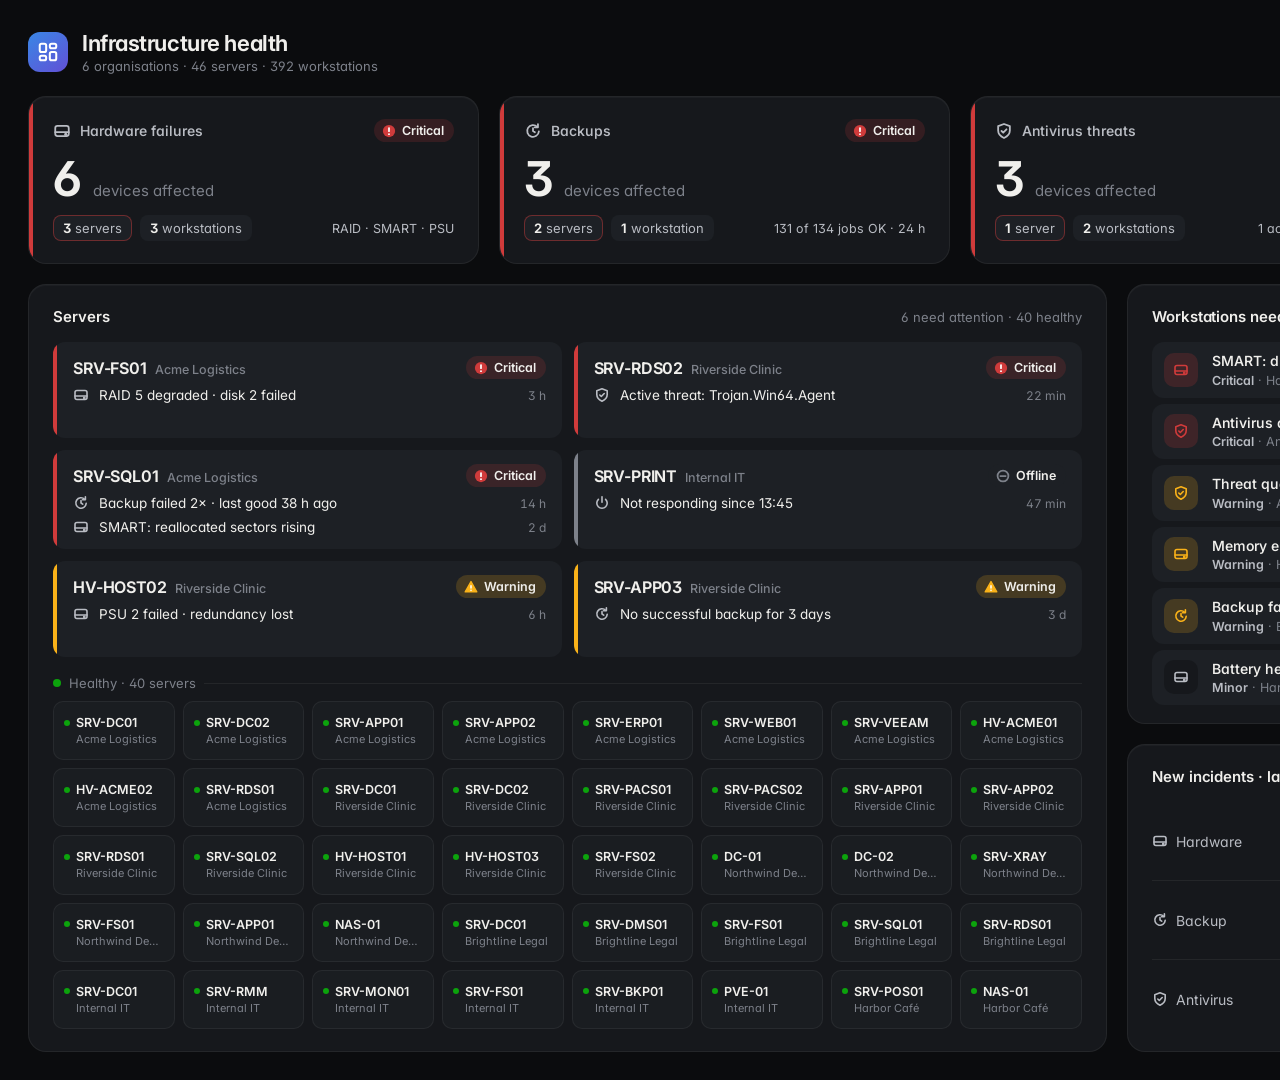
<file: docs/mockup/index.html>
<!doctype html>
<html lang="en">
<head>
<meta charset="utf-8">
<meta name="viewport" content="width=device-width, initial-scale=1">
<title>NinjaDash Mockup</title>
<link rel="preconnect" href="https://fonts.googleapis.com">
<link rel="preconnect" href="https://fonts.gstatic.com" crossorigin>
<link href="https://fonts.googleapis.com/css2?family=Inter:wght@400;500;600;700&display=swap" rel="stylesheet">
<style>
/* ---------- Tokens: dark (evening) is the default; light during office hours ---------- */
:root {
  color-scheme: dark;
  --page: #0b0c0e;
  --card: #16181c;
  --card-raised: #1d2025;
  --card-ok: #1a1d21;
  --border: rgba(255,255,255,0.06);
  --text-1: #f0efec;
  --text-2: #b9bcc3;
  --text-3: #7d818a;
  --grid: #24272d;
  --axis: #34373e;
  --accent: #3987e5;
  --accent-track: #1c2a3d;
  --good: #0ca30c; --warning: #fab219; --serious: #ec835a; --critical: #d03b3b; --offline: #7d818a;
  --shadow: 0 1px 0 rgba(255,255,255,0.03) inset;
}
:root[data-theme="light"] {
  color-scheme: light;
  --page: #f3f3f0;
  --card: #ffffff;
  --card-raised: #f6f6f3;
  --card-ok: #f8f8f6;
  --border: rgba(11,11,11,0.08);
  --text-1: #0b0b0b;
  --text-2: #52514e;
  --text-3: #898781;
  --grid: #ecebe6;
  --axis: #c3c2b7;
  --accent: #2a78d6;
  --accent-track: #dde9f8;
  --offline: #898781;
  --shadow: 0 1px 2px rgba(11,11,11,0.04);
}

* { box-sizing: border-box; margin: 0; }
html, body { background: var(--page); }
body {
  font-family: Inter, system-ui, -apple-system, "Segoe UI", sans-serif;
  color: var(--text-1);
  -webkit-font-smoothing: antialiased;
  font-feature-settings: "cv11", "ss01";
}

/* ---------- Frame: fixed 1920x1080 kiosk canvas ---------- */
.screen {
  width: 1920px; height: 1080px; padding: 28px;
  display: grid; gap: 20px;
  grid-template-columns: repeat(12, minmax(0, 1fr));
  grid-template-rows: 48px 168px 440px minmax(0, 1fr);
}
.card {
  background: var(--card);
  border: 1px solid var(--border);
  border-radius: 18px;
  padding: 22px 24px;
  box-shadow: var(--shadow);
  min-width: 0; min-height: 0;
  display: flex; flex-direction: column;
}
.card-head { display: flex; align-items: baseline; justify-content: space-between; margin-bottom: 16px; gap: 12px; }
.card-title { font-size: 15px; font-weight: 600; letter-spacing: -0.005em; }
.card-sub { font-size: 13px; color: var(--text-3); }

/* ---------- Header ---------- */
header { grid-column: 1 / -1; display: flex; align-items: center; justify-content: space-between; }
.brand { display: flex; align-items: center; gap: 14px; }
.logo { width: 40px; height: 40px; border-radius: 12px; background: linear-gradient(140deg, #3987e5 0%, #6250d6 100%); display: grid; place-items: center; }
.brand h1 { font-size: 22px; font-weight: 650; letter-spacing: -0.02em; }
.brand p { font-size: 13px; color: var(--text-3); margin-top: 2px; }
.header-right { display: flex; align-items: center; gap: 28px; }
.sync { display: flex; align-items: center; gap: 8px; font-size: 13px; color: var(--text-2);
  padding: 8px 14px; border-radius: 999px; background: var(--card); border: 1px solid var(--border); }
.sync .dot { width: 8px; height: 8px; border-radius: 50%; background: var(--good); box-shadow: 0 0 0 4px rgba(12,163,12,0.18); }
.clock { text-align: right; }
.clock .time { font-size: 28px; font-weight: 600; letter-spacing: -0.02em; line-height: 1; }
.clock .date { font-size: 13px; color: var(--text-3); margin-top: 4px; }

/* ---------- Pillar tiles (hardware / backup / antivirus) ---------- */
.pillar { grid-column: span 3; justify-content: space-between; position: relative; overflow: hidden; }
.pillar::before { content: ""; position: absolute; left: 0; top: 0; bottom: 0; width: 4px; background: var(--state); }
.pillar .top { display: flex; align-items: center; justify-content: space-between; }
.pillar .label { font-size: 14px; color: var(--text-2); font-weight: 550; display: flex; align-items: center; gap: 9px; }
.pillar .label svg { color: var(--text-2); }
.pillar .mid { display: flex; align-items: baseline; gap: 12px; }
.pillar .value { font-size: 48px; font-weight: 650; letter-spacing: -0.03em; line-height: 1; }
.pillar .unit { font-size: 15px; color: var(--text-3); }
.split { display: flex; gap: 8px; font-size: 13px; }
.split span { padding: 5px 10px; border-radius: 8px; background: var(--card-raised); color: var(--text-2); }
.split b { color: var(--text-1); font-weight: 650; }
.split .srv { box-shadow: inset 0 0 0 1px color-mix(in srgb, var(--state) 45%, transparent); }
.note { font-size: 12.5px; color: var(--text-3); margin-left: auto; align-self: center; }

.chip { display: inline-flex; align-items: center; gap: 6px; padding: 4px 10px 4px 8px; border-radius: 999px;
  font-size: 12.5px; font-weight: 600; white-space: nowrap; }
.chip.critical { background: color-mix(in srgb, var(--critical) 16%, transparent); color: var(--text-1); }
.chip.warning  { background: color-mix(in srgb, var(--warning) 18%, transparent); color: var(--text-1); }
.chip.ok       { background: color-mix(in srgb, var(--good) 16%, transparent); color: var(--text-1); }
.chip.offline  { background: var(--card-raised); color: var(--text-1); }
.chip .ic { display: inline-flex; }
.chip.critical .ic { color: var(--critical); } .chip.warning .ic { color: var(--warning); }
.chip.ok .ic { color: var(--good); } .chip.offline .ic { color: var(--offline); }
:root[data-theme="light"] .chip.warning .ic { color: #b07a00; }

/* Online tile */
.online { grid-column: span 3; justify-content: space-between; }
.online .label { font-size: 14px; color: var(--text-2); font-weight: 550; }
.orow { display: grid; grid-template-columns: 1fr auto; gap: 6px 12px; align-items: baseline; }
.orow .k { font-size: 13px; color: var(--text-2); }
.orow .v { font-size: 22px; font-weight: 650; letter-spacing: -0.02em; }
.orow .v small { font-size: 13px; color: var(--text-3); font-weight: 500; margin-left: 2px; letter-spacing: 0; }
.orow .meter { grid-column: 1 / -1; height: 6px; border-radius: 999px; background: var(--accent-track); overflow: hidden; }
.orow .meter > div { height: 100%; border-radius: 999px; background: var(--accent); }

/* ---------- Server wall ---------- */
.servers { grid-column: span 7; grid-row: span 2; }
.affected { display: grid; grid-template-columns: 1fr 1fr; gap: 12px; }
.srv-card { position: relative; border-radius: 12px; background: var(--card-raised); padding: 14px 16px 14px 20px; min-height: 96px; overflow: hidden; }
.srv-card::before { content: ""; position: absolute; left: 0; top: 0; bottom: 0; width: 4px; background: var(--state); }
.srv-card .hd { display: flex; align-items: center; justify-content: space-between; gap: 10px; }
.srv-card .nm { font-size: 16px; font-weight: 650; letter-spacing: -0.01em; }
.srv-card .org { font-size: 12.5px; color: var(--text-3); margin-left: 8px; font-weight: 500; }
.issue { display: grid; grid-template-columns: 18px 1fr auto; gap: 8px; align-items: center; font-size: 13.5px; margin-top: 8px; color: var(--text-1); }
.issue svg { color: var(--text-2); }
.issue .since { font-size: 12px; color: var(--text-3); font-variant-numeric: tabular-nums; }
.section-label { display: flex; align-items: center; gap: 8px; font-size: 13px; color: var(--text-3); margin: 18px 0 10px; }
.section-label::after { content: ""; flex: 1; height: 1px; background: var(--border); }
.section-label i { width: 8px; height: 8px; border-radius: 50%; background: var(--good); display: inline-block; }
.healthy { flex: 1; display: grid; grid-template-columns: repeat(8, minmax(0, 1fr)); grid-auto-rows: 1fr; gap: 8px; }
.ok-tile { display: flex; flex-direction: column; justify-content: center; }
.ok-tile { border-radius: 10px; background: var(--card-ok); border: 1px solid var(--border); padding: 7px 10px; min-width: 0; }
.ok-tile .n { font-size: 12.5px; font-weight: 600; display: flex; align-items: center; gap: 6px; white-space: nowrap; overflow: hidden; text-overflow: ellipsis; }
.ok-tile .n i { width: 6px; height: 6px; border-radius: 50%; background: var(--good); flex: none; }
.ok-tile .o { font-size: 11px; color: var(--text-3); margin-top: 2px; white-space: nowrap; overflow: hidden; text-overflow: ellipsis; padding-left: 12px; }

/* ---------- Workstations ---------- */
.clients { grid-column: span 5; }
.list { display: flex; flex-direction: column; gap: 6px; }
.item { display: grid; grid-template-columns: 34px 1fr auto; gap: 14px; align-items: center; padding: 10px 12px; border-radius: 12px; background: var(--card-raised); }
.item .t { font-size: 14px; font-weight: 550; line-height: 1.25; }
.item .m { font-size: 12.5px; color: var(--text-3); margin-top: 3px; white-space: nowrap; overflow: hidden; text-overflow: ellipsis; }
.item .ago { font-size: 12px; color: var(--text-3); white-space: nowrap; }
.sev { width: 34px; height: 34px; border-radius: 10px; display: grid; place-items: center; }
.sev.critical { background: color-mix(in srgb, var(--critical) 18%, transparent); color: var(--critical); }
.sev.warning  { background: color-mix(in srgb, var(--warning) 18%, transparent); color: var(--warning); }
.sev.minor    { background: var(--card); color: var(--text-2); }
:root[data-theme="light"] .sev.warning { color: #b07a00; }
.sevword { font-weight: 600; color: var(--text-2); }

/* ---------- 14-day trend: small multiples ---------- */
.trend { grid-column: span 5; }
.trend .rows { flex: 1; display: flex; flex-direction: column; justify-content: space-around; }
.trow { display: grid; grid-template-columns: 120px 1fr 64px; gap: 16px; align-items: center; padding: 8px 0; border-top: 1px solid var(--border); }
.trow.first { border-top: 0; }
.trow .k { font-size: 14px; color: var(--text-2); display: flex; align-items: center; gap: 8px; }
.trow .tot { text-align: right; font-size: 20px; font-weight: 650; letter-spacing: -0.02em; }
.trow .tot small { display: block; font-size: 11.5px; color: var(--text-3); font-weight: 500; letter-spacing: 0; }
.tick { fill: var(--text-3); font-size: 11px; font-variant-numeric: tabular-nums; }
svg text { font-family: inherit; }
</style>
</head>
<body>
<div class="screen" id="screen"></div>

<script>
/* Sample data shaped like the planned backend /api/summary response. All names are made up. */
const DATA = {
  syncedSecondsAgo: 18, orgs: 6,
  online: { servers: [45, 46], workstations: [356, 392] },
  pillars: {
    hardware:  { state: "critical", servers: 3, workstations: 3, note: "RAID · SMART · PSU" },
    backup:    { state: "critical", servers: 2, workstations: 1, note: "131 of 134 jobs OK · 24 h" },
    antivirus: { state: "critical", servers: 1, workstations: 2, note: "1 active · 1 quarantined" }
  },
  // Servers with at least one problem; the backend sorts by worst severity, then age.
  affectedServers: [
    { n: "SRV-FS01",  o: "Acme Logistics",   state: "critical", issues: [
        { c: "hardware", t: "RAID 5 degraded · disk 2 failed", since: "3 h" } ] },
    { n: "SRV-RDS02", o: "Riverside Clinic", state: "critical", issues: [
        { c: "antivirus", t: "Active threat: Trojan.Win64.Agent", since: "22 min" } ] },
    { n: "SRV-SQL01", o: "Acme Logistics",   state: "critical", issues: [
        { c: "backup",   t: "Backup failed 2× · last good 38 h ago", since: "14 h" },
        { c: "hardware", t: "SMART: reallocated sectors rising", since: "2 d" } ] },
    { n: "SRV-PRINT", o: "Internal IT",      state: "offline", issues: [
        { c: "offline",  t: "Not responding since 13:45", since: "47 min" } ] },
    { n: "HV-HOST02", o: "Riverside Clinic", state: "warning", issues: [
        { c: "hardware", t: "PSU 2 failed · redundancy lost", since: "6 h" } ] },
    { n: "SRV-APP03", o: "Riverside Clinic", state: "warning", issues: [
        { c: "backup",   t: "No successful backup for 3 days", since: "3 d" } ] }
  ],
  healthyServers: {
    "Acme Logistics":   ["SRV-DC01","SRV-DC02","SRV-APP01","SRV-APP02","SRV-ERP01","SRV-WEB01","SRV-VEEAM","HV-ACME01","HV-ACME02","SRV-RDS01"],
    "Riverside Clinic": ["SRV-DC01","SRV-DC02","SRV-PACS01","SRV-PACS02","SRV-APP01","SRV-APP02","SRV-RDS01","SRV-SQL02","HV-HOST01","HV-HOST03","SRV-FS02"],
    "Northwind Dental": ["DC-01","DC-02","SRV-XRAY","SRV-FS01","SRV-APP01","NAS-01"],
    "Brightline Legal": ["SRV-DC01","SRV-DMS01","SRV-FS01","SRV-SQL01","SRV-RDS01"],
    "Internal IT":      ["SRV-DC01","SRV-RMM","SRV-MON01","SRV-FS01","SRV-BKP01","PVE-01"],
    "Harbor Café":      ["SRV-POS01","NAS-01"]
  },
  workstations: [
    { sev: "critical", c: "hardware",  t: "SMART: drive failure predicted",   d: "WS-114",       o: "Riverside Clinic", ago: "2 h" },
    { sev: "critical", c: "antivirus", t: "Antivirus disabled",               d: "LT-SALES-07",  o: "Acme Logistics",   ago: "1 d" },
    { sev: "warning",  c: "antivirus", t: "Threat quarantined: PUA.Bundler",  d: "WS-RECEPTION", o: "Harbor Café",      ago: "3 h" },
    { sev: "warning",  c: "hardware",  t: "Memory errors logged (WHEA)",      d: "WS-022",       o: "Brightline Legal", ago: "5 h" },
    { sev: "warning",  c: "backup",    t: "Backup failed",                    d: "WS-PRAXIS-03", o: "Northwind Dental", ago: "14 h" },
    { sev: "minor",    c: "hardware",  t: "Battery health 41 %",              d: "LT-JLEE",      o: "Brightline Legal", ago: "6 d" }
  ],
  // incidents opened per day, oldest first (14 days)
  trend: {
    hardware:  [1,0,2,1,0,0,1,3,1,0,2,1,2,3],
    backup:    [0,1,0,0,2,0,0,1,0,0,1,0,2,1],
    antivirus: [0,0,1,0,0,0,0,0,1,0,0,0,1,2]
  }
};

const theme = new URLSearchParams(location.search).get("theme");
if (theme) document.documentElement.dataset.theme = theme;

const svg = (p, s = 16) => `<svg width="${s}" height="${s}" viewBox="0 0 16 16" fill="none" stroke="currentColor" stroke-width="1.6" stroke-linecap="round" stroke-linejoin="round">${p}</svg>`;
const CAT = {
  hardware:  svg('<rect x="2" y="3.5" width="12" height="9" rx="2"/><path d="M2 9h12"/><circle cx="11.3" cy="11" r=".6" fill="currentColor"/>'),
  backup:    svg('<path d="M13.2 8.4A5.2 5.2 0 1 1 11.7 4.3"/><path d="M12.4 1.8v2.9H9.5"/><path d="M8 5.5V8l1.7 1.2"/>'),
  antivirus: svg('<path d="M8 1.8 13.2 3.7v3.9c0 3-2.2 5.3-5.2 6.6-3-1.3-5.2-3.6-5.2-6.6V3.7z"/><path d="M5.8 8l1.5 1.5 2.9-3"/>'),
  offline:   svg('<path d="M8 1.8v5.4"/><path d="M4.4 4.3a5.2 5.2 0 1 0 7.2 0"/>')
};
const CATNAME = { hardware: "Hardware", backup: "Backup", antivirus: "Antivirus" };
const SEV = {
  critical: '<svg width="14" height="14" viewBox="0 0 16 16"><circle cx="8" cy="8" r="7" fill="currentColor"/><rect x="7" y="3.6" width="2" height="5.6" rx="1" fill="#fff"/><circle cx="8" cy="11.6" r="1.1" fill="#fff"/></svg>',
  warning:  '<svg width="14" height="14" viewBox="0 0 16 16"><path d="M8 1.8 14.6 13.6H1.4z" fill="currentColor" stroke="currentColor" stroke-width="1.6" stroke-linejoin="round"/><rect x="7.1" y="5.6" width="1.8" height="4.4" rx=".9" fill="#fff"/><circle cx="8" cy="11.8" r=".95" fill="#fff"/></svg>',
  ok:       '<svg width="14" height="14" viewBox="0 0 16 16"><circle cx="8" cy="8" r="7" fill="currentColor"/><path d="M5 8.2l2 2 4-4.2" stroke="#fff" stroke-width="1.8" fill="none" stroke-linecap="round" stroke-linejoin="round"/></svg>',
  offline:  '<svg width="14" height="14" viewBox="0 0 16 16"><circle cx="8" cy="8" r="6.2" fill="none" stroke="currentColor" stroke-width="2"/><path d="M5 8h6" stroke="currentColor" stroke-width="2" stroke-linecap="round"/></svg>'
};
const WORD = { critical: "Critical", warning: "Warning", ok: "All clear", offline: "Offline", minor: "Minor" };
const STATEVAR = { critical: "var(--critical)", warning: "var(--warning)", ok: "var(--good)", offline: "var(--offline)" };
const plural = (n, w) => n === 1 ? w : w + "s";
const chip = s => `<span class="chip ${s}"><span class="ic">${SEV[s]}</span>${WORD[s]}</span>`;

function columns(values, w, h) {
  const n = values.length, slot = w / n, bw = Math.min(14, slot - 6), top = 14, base = h - 2;
  const max = 4, y = v => base - v / max * (base - top);
  let s = `<svg width="${w}" height="${h}">`;
  s += `<line x1="0" x2="${w}" y1="${base}" y2="${base}" stroke="var(--axis)"/>`;
  values.forEach((v, i) => {
    const x0 = slot * i + (slot - bw) / 2, last = i === n - 1;
    const fill = last ? "var(--accent)" : "color-mix(in srgb, var(--accent) 45%, var(--card))";
    if (v > 0) {
      const y1 = y(v), r = Math.min(3, (base - y1) / 2);
      s += `<path d="M${x0},${base} V${y1 + r} Q${x0},${y1} ${x0 + r},${y1} H${x0 + bw - r} Q${x0 + bw},${y1} ${x0 + bw},${y1 + r} V${base} Z" fill="${fill}"/>`;
    }
    if (last) s += `<text x="${x0 + bw / 2}" y="${y(v) - 4}" text-anchor="middle" style="fill:var(--text-1);font-size:11px;font-weight:600">${v}</text>`;
  });
  return s + "</svg>";
}

function render() {
  const D = DATA, sum = a => a.reduce((x, y) => x + y, 0);
  const healthy = Object.entries(D.healthyServers).flatMap(([o, list]) => list.map(n => ({ n, o })));
  const totalServers = D.online.servers[1];

  const pillar = (key, label) => {
    const p = D.pillars[key], total = p.servers + p.workstations;
    return `<div class="card pillar" style="--state:${STATEVAR[p.state]}">
      <div class="top"><div class="label">${CAT[key].replace('width="16" height="16"', 'width="18" height="18"')}${label}</div>${chip(total ? p.state : "ok")}</div>
      <div class="mid"><div class="value">${total}</div><div class="unit">devices affected</div></div>
      <div class="split">
        <span class="srv"><b>${p.servers}</b> ${plural(p.servers, "server")}</span><span><b>${p.workstations}</b> ${plural(p.workstations, "workstation")}</span>
        <span class="note" style="background:none;padding:0">${p.note}</span>
      </div>
    </div>`;
  };

  document.getElementById("screen").innerHTML = `
  <header>
    <div class="brand">
      <div class="logo"><svg width="22" height="22" viewBox="0 0 24 24" fill="none" stroke="#fff" stroke-width="2.2" stroke-linecap="round" stroke-linejoin="round"><rect x="3" y="3" width="7" height="9" rx="2"/><rect x="14" y="3" width="7" height="5" rx="2"/><rect x="14" y="12" width="7" height="9" rx="2"/><rect x="3" y="16" width="7" height="5" rx="2"/></svg></div>
      <div><h1>Infrastructure health</h1><p>${D.orgs} organisations · ${totalServers} servers · ${D.online.workstations[1]} workstations</p></div>
    </div>
    <div class="header-right">
      <div class="sync"><span class="dot"></span>NinjaOne synced ${D.syncedSecondsAgo} s ago</div>
      <div class="clock"><div class="time">14:32</div><div class="date">Tuesday, 3 November</div></div>
    </div>
  </header>

  ${pillar("hardware", "Hardware failures")}
  ${pillar("backup", "Backups")}
  ${pillar("antivirus", "Antivirus threats")}

  <div class="card online">
    <div class="label">Online now</div>
    <div class="orow">
      <span class="k">Servers</span><span class="v">${D.online.servers[0]}<small>/ ${D.online.servers[1]}</small></span>
      <div class="meter"><div style="width:${D.online.servers[0] / D.online.servers[1] * 100}%"></div></div>
    </div>
    <div class="orow">
      <span class="k">Workstations</span><span class="v">${D.online.workstations[0]}<small>/ ${D.online.workstations[1]}</small></span>
      <div class="meter"><div style="width:${D.online.workstations[0] / D.online.workstations[1] * 100}%"></div></div>
    </div>
  </div>

  <section class="card servers">
    <div class="card-head">
      <div class="card-title">Servers</div>
      <div class="card-sub">${D.affectedServers.length} need attention · ${healthy.length} healthy</div>
    </div>
    <div class="affected">
      ${D.affectedServers.map(s => `
        <div class="srv-card" style="--state:${STATEVAR[s.state]}">
          <div class="hd"><div><span class="nm">${s.n}</span><span class="org">${s.o}</span></div>${chip(s.state)}</div>
          ${s.issues.map(i => `<div class="issue">${CAT[i.c]}<span>${i.t}</span><span class="since">${i.since}</span></div>`).join("")}
        </div>`).join("")}
    </div>
    <div class="section-label"><i></i>Healthy · ${healthy.length} servers</div>
    <div class="healthy">
      ${healthy.map(h => `<div class="ok-tile"><div class="n"><i></i>${h.n}</div><div class="o">${h.o}</div></div>`).join("")}
    </div>
  </section>

  <section class="card clients">
    <div class="card-head"><div class="card-title">Workstations needing attention</div><div class="card-sub">${D.workstations.length} of ${D.online.workstations[1]}</div></div>
    <div class="list">
      ${D.workstations.map(w => `
        <div class="item">
          <div class="sev ${w.sev}">${CAT[w.c]}</div>
          <div style="min-width:0"><div class="t">${w.t}</div><div class="m"><span class="sevword">${WORD[w.sev]}</span> · ${CATNAME[w.c]} · ${w.d} · ${w.o}</div></div>
          <div class="ago">${w.ago}</div>
        </div>`).join("")}
    </div>
  </section>

  <section class="card trend">
    <div class="card-head"><div class="card-title">New incidents · last 14 days</div><div class="card-sub">today highlighted</div></div>
    <div class="rows">${["hardware", "backup", "antivirus"].map((k, i) => `
      <div class="trow${i === 0 ? " first" : ""}">
        <span class="k">${CAT[k]}${CATNAME[k]}</span>
        <div class="spark" data-k="${k}" style="height:62px"></div>
        <span class="tot">${sum(D.trend[k])}<small>14 days</small></span>
      </div>`).join("")}</div>
  </section>`;

  document.querySelectorAll(".spark").forEach(el => {
    el.innerHTML = columns(D.trend[el.dataset.k], el.clientWidth, el.clientHeight);
  });
}
render();
if (document.fonts) document.fonts.ready.then(render);
</script>
</body>
</html>
</file>
